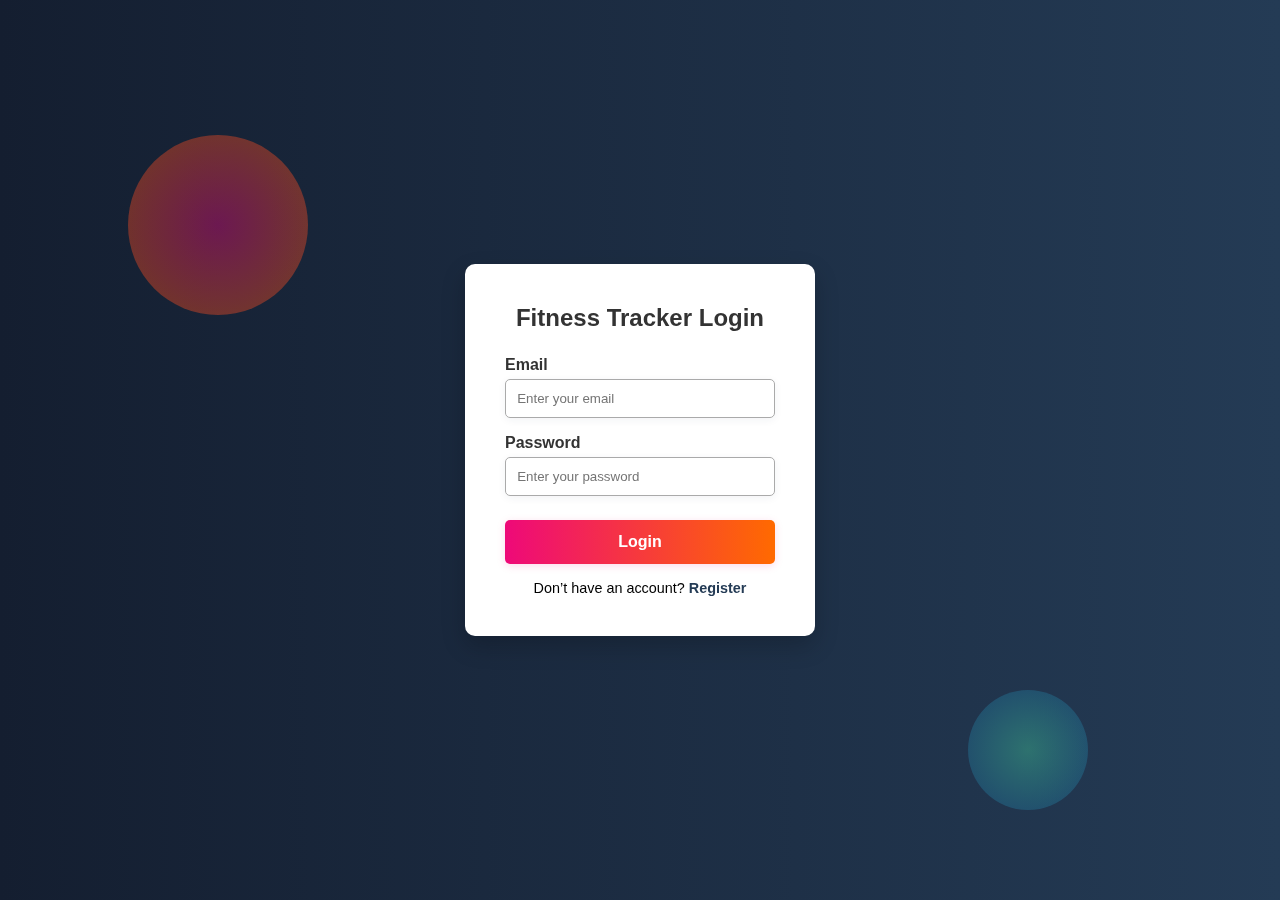
<file: index.html>
<!DOCTYPE html>
<html lang="en">
  <head>
    <meta http-equiv="refresh" content="0; url=login.html" />
    <title>Redirecting...</title>
  </head>
  <body>
    <p>If you are not redirected, <a href="login.html">click here</a>.</p>
  </body>
</html>
</file>
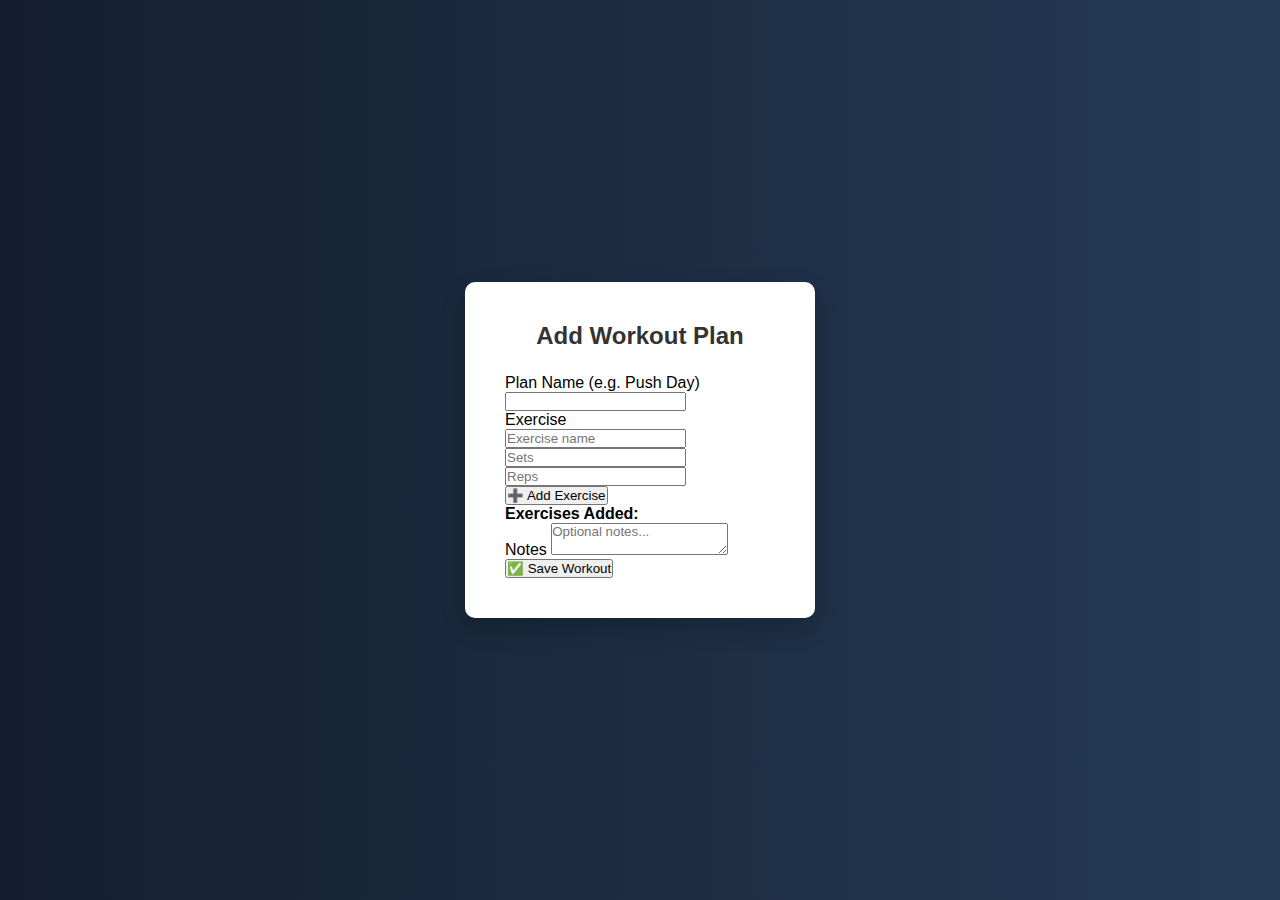
<file: add-workout.html>
<!DOCTYPE html>
<html lang="en">
<head>
  <meta charset="UTF-8" />
  <meta name="viewport" content="width=device-width, initial-scale=1.0"/>
  <title>Add Workout - Fitness Tracker</title>
  <link rel="stylesheet" href="style.css" />
</head>
<body>
  <div class="login-container">
    <h2>Add Workout Plan</h2>
    <form id="workout-form" onsubmit="saveWorkoutPlan(event)">
      <label for="plan-name">Plan Name (e.g. Push Day)</label>
      <input type="text" id="plan-name" required />

      <div id="exercise-fields">
        <label>Exercise</label>
        <div class="exercise-group">
          <input type="text" id="exercise-name" placeholder="Exercise name" />
          <input type="number" id="exercise-sets" placeholder="Sets" />
          <input type="number" id="exercise-reps" placeholder="Reps" />
          <button type="button" onclick="addExercise()">➕ Add Exercise</button>
        </div>
      </div>

      <h4>Exercises Added:</h4>
      <ul id="exercise-list"></ul>

      <label for="notes">Notes</label>
      <textarea id="notes" placeholder="Optional notes..."></textarea>

      <button type="submit">✅ Save Workout</button>
    </form>
  </div>

  <script src="script.js"></script>
</body>
</html>
</file>
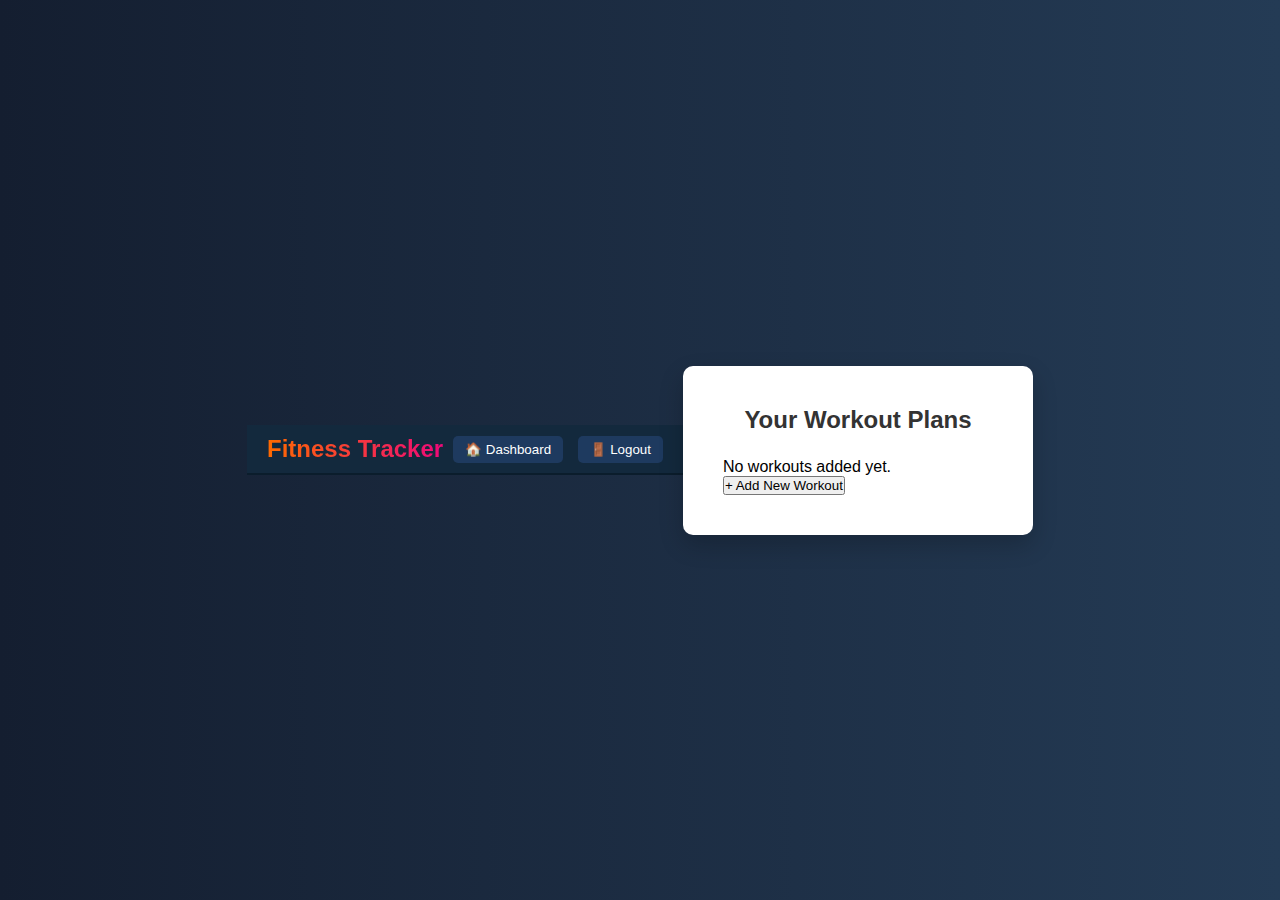
<file: dashboard.html>
<!DOCTYPE html>
<html lang="en">
<head>
  <meta charset="UTF-8" />
  <meta name="viewport" content="width=device-width, initial-scale=1.0"/>
  <title>Dashboard - Fitness Tracker</title>
  <link rel="stylesheet" href="style.css" />
</head>
<body>
  <!-- 🔥 Navigation bar added here -->
  <header class="top-navbar">
    <div class="nav-left">
      <h3 class="shimmer-text">Fitness Tracker</h3>

    </div>
    <div class="nav-right">
      <button onclick="goToDashboard()">🏠 Dashboard</button>  
      <button onclick="logout()">🚪 Logout</button>
    </div>
  </header>

  <!-- Your existing container below -->
  <div class="login-container">
    <h2>Your Workout Plans</h2>
    <div id="workout-list"></div>
    <button onclick="window.location.href='add-workout.html'">+ Add New Workout</button>
  </div>

  <script>
    const workoutList = document.getElementById("workout-list");
    let workouts = JSON.parse(localStorage.getItem("fitnessWorkouts")) || [];

    if (workouts.length === 0) {
      workoutList.innerHTML = "<p>No workouts added yet.</p>";
    } else {
      workouts.forEach((workout) => {
        const div = document.createElement("div");
        div.classList.add("workout-card");

        const exerciseList = workout.exercises.map(ex => `
          <li>${ex.name} — ${ex.sets} sets x ${ex.reps} reps</li>
        `).join("");

        div.innerHTML = `
          <h3>${workout.planName}</h3>
          <ul>${exerciseList}</ul>
          <p><strong>Notes:</strong> ${workout.notes || '—'}</p>
          <small><strong>Date:</strong> ${workout.date}</small>
          <br>
          <button onclick="deleteWorkout(${workout.id})">🗑️ Delete</button>
          <button onclick="editWorkout(${workout.id})">✏️ Edit</button>
        `;

        workoutList.appendChild(div);
      });
    }

    function deleteWorkout(id) {
      workouts = workouts.filter(workout => workout.id !== id);
      localStorage.setItem("fitnessWorkouts", JSON.stringify(workouts));
      location.reload();
    }

    function editWorkout(id) {
      localStorage.setItem("editWorkoutId", id);
      window.location.href = "edit-workout.html";
    }

    // 🔁 Navbar Functions
    function goToDashboard() {
      window.location.href = "dashboard.html";
    }

    function logout() {
      localStorage.removeItem("fitnessUser");
      window.location.href = "login.html";
    }
  </script>
</body>

</html>
</file>
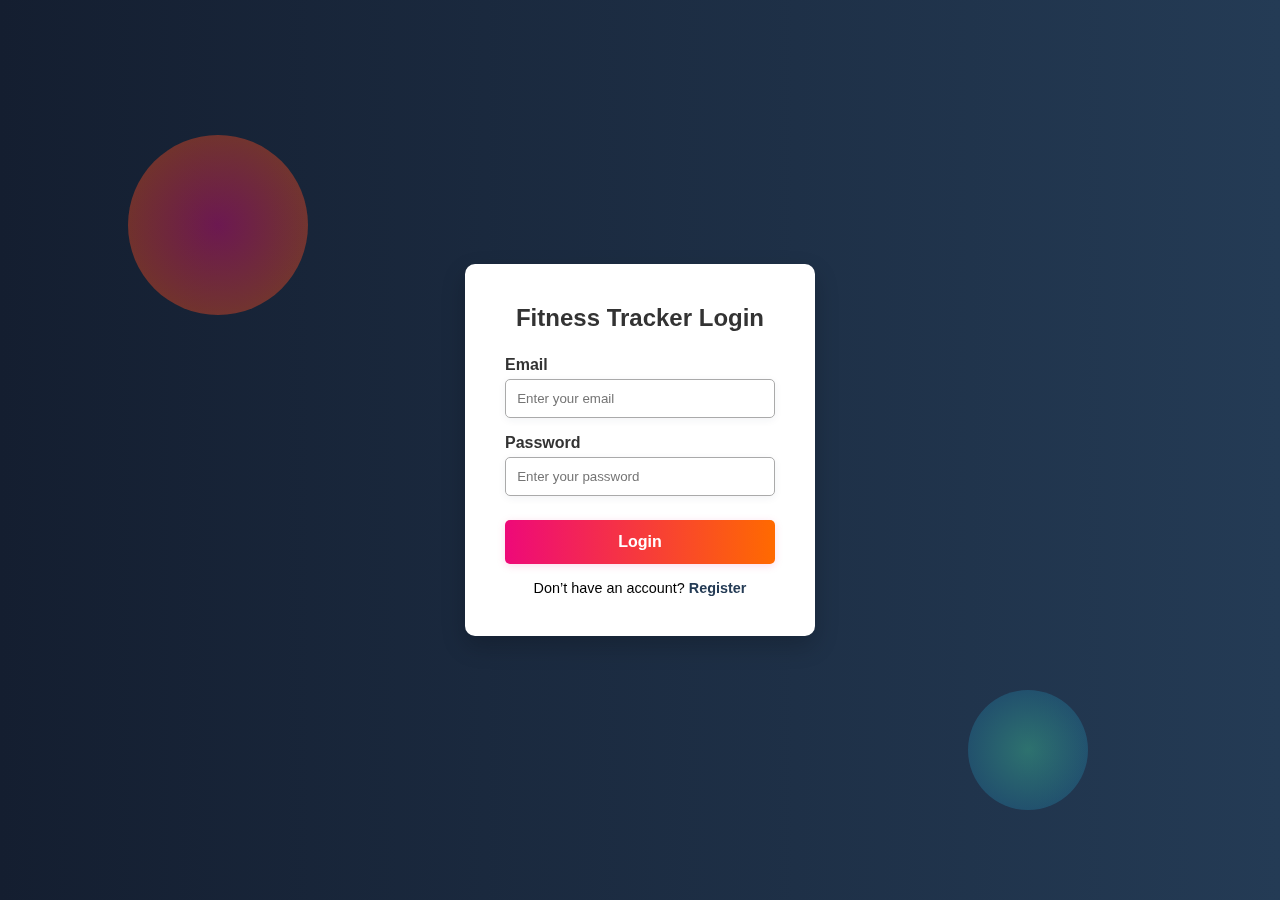
<file: edit-workout.html>
<!DOCTYPE html>
<html lang="en">
<head>
  <meta charset="UTF-8" />
  <meta name="viewport" content="width=device-width, initial-scale=1.0"/>
  <title>Edit Workout - Fitness Tracker</title>
  <link rel="stylesheet" href="style.css" />
</head>
<body>
  <div class="login-container">
    <h2>Edit Workout Plan</h2>
    <form id="edit-workout-form">
      <label for="edit-plan-name">Plan Name</label>
      <input type="text" id="edit-plan-name" required />

      <div id="edit-exercise-list">
        <!-- Existing exercises will appear here -->
      </div>

      <label>Add/Edit Exercises</label>
      <input type="text" id="new-exercise-name" placeholder="Exercise name" />
      <input type="number" id="new-exercise-sets" placeholder="Sets" />
      <input type="number" id="new-exercise-reps" placeholder="Reps" />
      <button type="button" onclick="addNewEditExercise()">➕ Add Exercise</button>

      <label for="edit-notes">Notes</label>
      <textarea id="edit-notes" placeholder="Optional notes..."></textarea>

      <button type="submit">💾 Save Changes</button>
    </form>
  </div>

  <script src="script.js"></script>
  <script>
    loadWorkoutForEditing();
  </script>
</body>
</html>
</file>
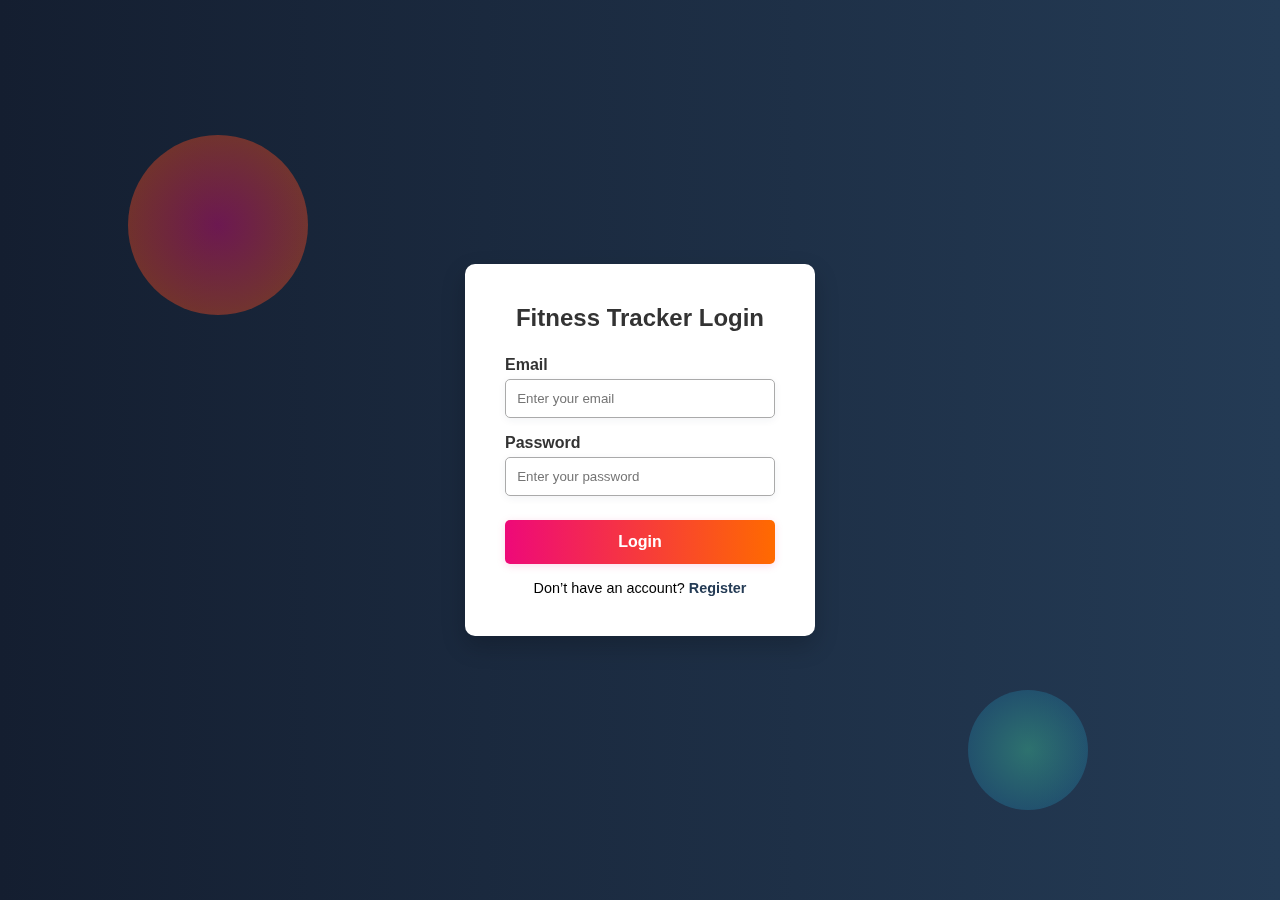
<file: login.html>
<!DOCTYPE html>
<html lang="en">
<head>
  <meta charset="UTF-8" />
  <meta name="viewport" content="width=device-width, initial-scale=1.0"/>
  <title>Login - Fitness Tracker</title>
  
  <link rel="stylesheet" href="style.css" />
</head>
<body>
  <div class="background-animation"></div>
  <div class="login-container animate-in">
    <h2>Fitness Tracker Login</h2>
    <form class="login-form">
      <label for="email">Email</label>
      <input type="email" id="email" placeholder="Enter your email" required />

      <label for="password">Password</label>
      <input type="password" id="password" placeholder="Enter your password" required />

      <button type="submit">Login</button>
      <p class="register-link">Don’t have an account? <a href="register.html">Register</a></p>
    </form>
  </div>
<script src="script.js"></script>
<script>
  document.querySelector('.login-form').addEventListener('submit', loginUser);
</script>

</body>
</html>
</file>
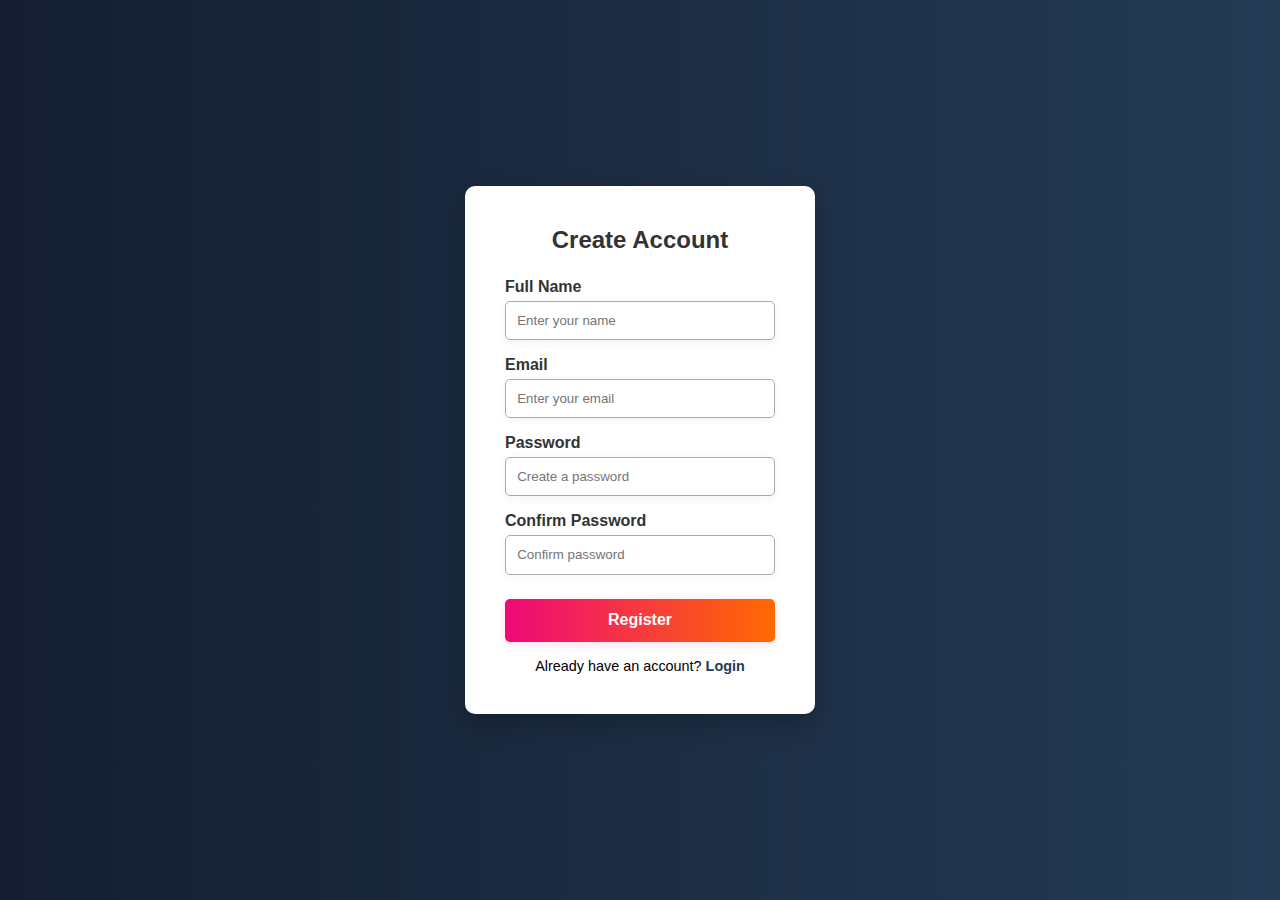
<file: register.html>
<!DOCTYPE html>
<html lang="en">
<head>
  <meta charset="UTF-8" />
  <meta name="viewport" content="width=device-width, initial-scale=1.0"/>
  <title>Register - Fitness Tracker</title>
  <link rel="stylesheet" href="style.css" />

</head>

<body>
  <div class="login-container">
    <h2>Create Account</h2>
    <form class="login-form">
      <label for="name">Full Name</label>
      <input type="text" id="name" placeholder="Enter your name" required />

      <label for="email">Email</label>
      <input type="email" id="email" placeholder="Enter your email" required />

      <label for="password">Password</label>
      <input type="password" id="password" placeholder="Create a password" required />

      <label for="confirm-password">Confirm Password</label>
      <input type="password" id="confirm-password" placeholder="Confirm password" required />

      <button type="submit">Register</button>
      <p class="register-link">Already have an account? <a href="login.html">Login</a></p>
    </form>
  </div>
  <script src="script.js"></script>
<script>
  document.querySelector('.login-form').addEventListener('submit', registerUser);
</script>

</body>
</html>
</file>
<file: style.css>
* {
  margin: 0;
  padding: 0;
  box-sizing: border-box;
  font-family: 'Segoe UI', Tahoma, Geneva, Verdana, sans-serif;
}

body {
  background: linear-gradient(to right, #141e30, #243b55);
  height: 100vh;
  display: flex;
  justify-content: center;
  align-items: center;
  overflow: hidden;
}

.background-animation {
  position: fixed;
  top: 0; left: 0; right: 0; bottom: 0;
  z-index: 0;
  pointer-events: none;
  overflow: hidden;
}
.background-animation::before, .background-animation::after {
  content: '';
  position: absolute;
  border-radius: 50%;
  opacity: 0.4;
  animation: float 8s linear infinite;
}
.background-animation::before {
  width: 180px; height: 180px;
  left: 10%; top: 15%;
  background: radial-gradient(circle, #ee0979 0%, #ff6a00 100%);
  animation-delay: 0s;
}
.background-animation::after {
  width: 120px; height: 120px;
  right: 15%; bottom: 10%;
  background: radial-gradient(circle, #43cea2 0%, #185a9d 100%);
  animation-delay: 4s;
}
@keyframes float {
  0% { transform: translateY(0) scale(1); }
  50% { transform: translateY(-40px) scale(1.07); }
  100% { transform: translateY(0) scale(1); }
}

.animate-in {
  animation: fadeSlideIn 1.1s cubic-bezier(.68,-0.55,.27,1.55);
  z-index: 1;
}
@keyframes fadeSlideIn {
  0% { opacity: 0; transform: translateY(40px) scale(0.98); }
  100% { opacity: 1; transform: translateY(0) scale(1); }
}

.login-container {
  background-color: white;
  padding: 2.5rem;
  border-radius: 10px;
  box-shadow: 0 10px 25px rgba(0, 0, 0, 0.2);
  width: 100%;
  max-width: 350px;
}

.login-container h2 {
  margin-bottom: 1.5rem;
  color: #333;
  text-align: center;
}

.login-form label {
  display: block;
  margin-top: 1rem;
  margin-bottom: 0.3rem;
  color: #333;
  font-weight: bold;
}

.login-form input {
  width: 100%;
  padding: 0.7rem;
  border: 1px solid #aaa;
  border-radius: 5px;
  transition: border-color 0.3s, box-shadow 0.3s;
  background: rgba(255,255,255,0.95);
  box-shadow: 0 2px 8px rgba(36,59,85,0.06);
}

.login-form input:focus {
  border-color: #ee0979;
  box-shadow: 0 0 0 2px #ee097955;
  outline: none;
}

.login-form input:focus {
  border-color: #141e30;
  outline: none;
}

.login-form button {
  width: 100%;
  margin-top: 1.5rem;
  padding: 0.8rem;
  background: linear-gradient(90deg, #ee0979 0%, #ff6a00 100%);
  color: white;
  font-size: 1rem;
  font-weight: bold;
  border: none;
  border-radius: 5px;
  cursor: pointer;
  box-shadow: 0 2px 8px rgba(238,9,121,0.15);
  transition: background 0.4s, transform 0.2s, box-shadow 0.2s;
}

.login-form button:hover {
  background: linear-gradient(90deg, #ff6a00 0%, #ee0979 100%);
  transform: translateY(-2px) scale(1.03);
  box-shadow: 0 6px 24px rgba(238,9,121,0.18);
}

.login-form button:hover {
  background-color: #141e30;
}

.register-link {
  text-align: center;
  margin-top: 1rem;
  font-size: 0.9rem;
}

.register-link a {
  color: #243b55;
  text-decoration: none;
  font-weight: bold;
}

.register-link a:hover {
  text-decoration: underline;
}
.dashboard-header {
  display: flex;
  justify-content: space-between;
  align-items: center;
  background-color: #243b55;
  color: white;
  padding: 1rem 2rem;
}

.logout-btn {
  background-color: #fff;
  color: #243b55;
  padding: 0.5rem 1rem;
  border: none;
  border-radius: 5px;
  font-weight: bold;
  text-decoration: none;
}

.dashboard-main {
  padding: 2rem;
  max-width: 800px;
  margin: 0 auto;
}

.workout-section h2 {
  color: #243b55;
  margin-bottom: 1rem;
}

.workout-card {
  background-color: white;
  padding: 1rem 1.5rem;
  border-radius: 10px;
  box-shadow: 0 4px 12px rgba(0,0,0,0.1);
  margin-bottom: 1.5rem;
}

.workout-card h3 {
  color: #141e30;
  margin-bottom: 0.5rem;
}

.workout-card p {
  margin-bottom: 0.3rem;
  color: #555;
}

.workout-card small {
  color: #888;
}

.add-btn {
  background-color: #243b55;
  color: white;
  padding: 0.7rem 1.2rem;
  font-size: 1rem;
  font-weight: bold;
  border: none;
  border-radius: 6px;
  cursor: pointer;
  transition: background 0.3s;
}

.add-btn:hover {
  background-color: #141e30;
}
.dark-mode {
  background-color: #111;
  color: white;
}
.top-navbar {
  display: flex;
  justify-content: space-between;
  align-items: center;
  background-color: #13293D;
  color: white;
  padding: 10px 20px;
  border-bottom: 2px solid #0B1D2C;
}

.top-navbar h3 {
  margin: 0;
}

.top-navbar button {
  background-color: #1e3a5f;
  color: white;
  border: none;
  padding: 6px 12px;
  margin-left: 10px;
  border-radius: 5px;
  cursor: pointer;
}

.top-navbar button:hover {
  background-color: #345e84;
}
.shimmer-text {
  font-size: 24px;
  font-weight: bold;
  background: linear-gradient(90deg, #ff6a00, #ee0979, #ff6a00);
  background-size: 200% auto;
  color: transparent;
  background-clip: text;
  -webkit-background-clip: text;
  animation: shimmer 2s linear infinite;
}

@keyframes shimmer {
  0% {
    background-position: 0% center;
  }
  100% {
    background-position: 200% center;
  }
}
</file>
